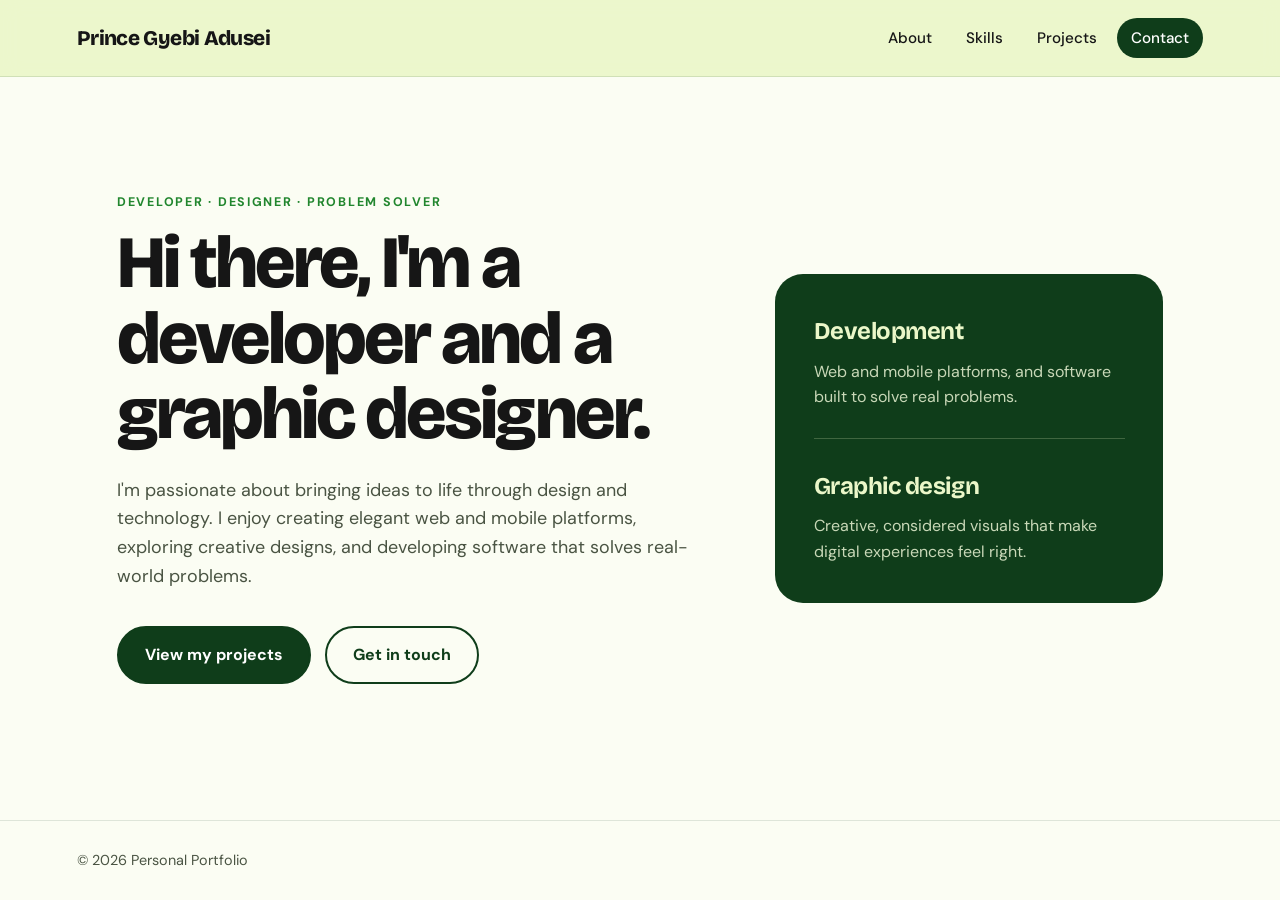
<file: index.html>
<!DOCTYPE html>
<html lang="en">
<head>
    <meta charset="UTF-8">
    <meta name="viewport" content="width=device-width, initial-scale=1.0">
    <meta name="description" content="Portfolio of Prince Gyebi Adusei, a Computer Science graduate, developer, and graphic designer.">
    <title>Prince Gyebi Adusei | Developer &amp; Graphic Designer</title>

    <link rel="preconnect" href="https://fonts.googleapis.com">
    <link rel="preconnect" href="https://fonts.gstatic.com" crossorigin>
    <link href="https://fonts.googleapis.com/css2?family=Bricolage+Grotesque:opsz,wght@12..96,500;12..96,700;12..96,800&family=DM+Sans:wght@400;500;700&display=swap" rel="stylesheet">
    <link rel="stylesheet" href="styles.css">
</head>
<body>
    <header class="site-header">
        <a class="brand" href="index.html">Prince Gyebi Adusei</a>
        <nav aria-label="Main navigation">
            <ul>
                <li><a href="About.html">About</a></li>
                <li><a href="Skills.html">Skills</a></li>
                <li><a href="Project.html">Projects</a></li>
                <li><a class="nav-cta" href="Contact.html">Contact</a></li>
            </ul>
        </nav>
    </header>

    <main>
        <section class="hero">
            <div class="hero-copy">
                <p class="eyebrow">Developer · Designer · Problem solver</p>
                <h1>Hi there, I'm a developer and a graphic designer.</h1>
                <p class="lead">
                    I'm passionate about bringing ideas to life through design and technology.
                    I enjoy creating elegant web and mobile platforms, exploring creative designs,
                    and developing software that solves real-world problems.
                </p>
                <div class="actions">
                    <a class="btn btn-primary" href="Project.html">View my projects</a>
                    <a class="btn btn-ghost" href="Contact.html">Get in touch</a>
                </div>
            </div>

            <aside class="hero-panel" aria-label="What I do">
                <div class="panel-item">
                    <h2>Development</h2>
                    <p>Web and mobile platforms, and software built to solve real problems.</p>
                </div>
                <div class="panel-item">
                    <h2>Graphic design</h2>
                    <p>Creative, considered visuals that make digital experiences feel right.</p>
                </div>
            </aside>
        </section>
    </main>

    <footer class="site-footer">
        <p>&copy; 2026 Personal Portfolio</p>
    </footer>
</body>
</html>
</file>
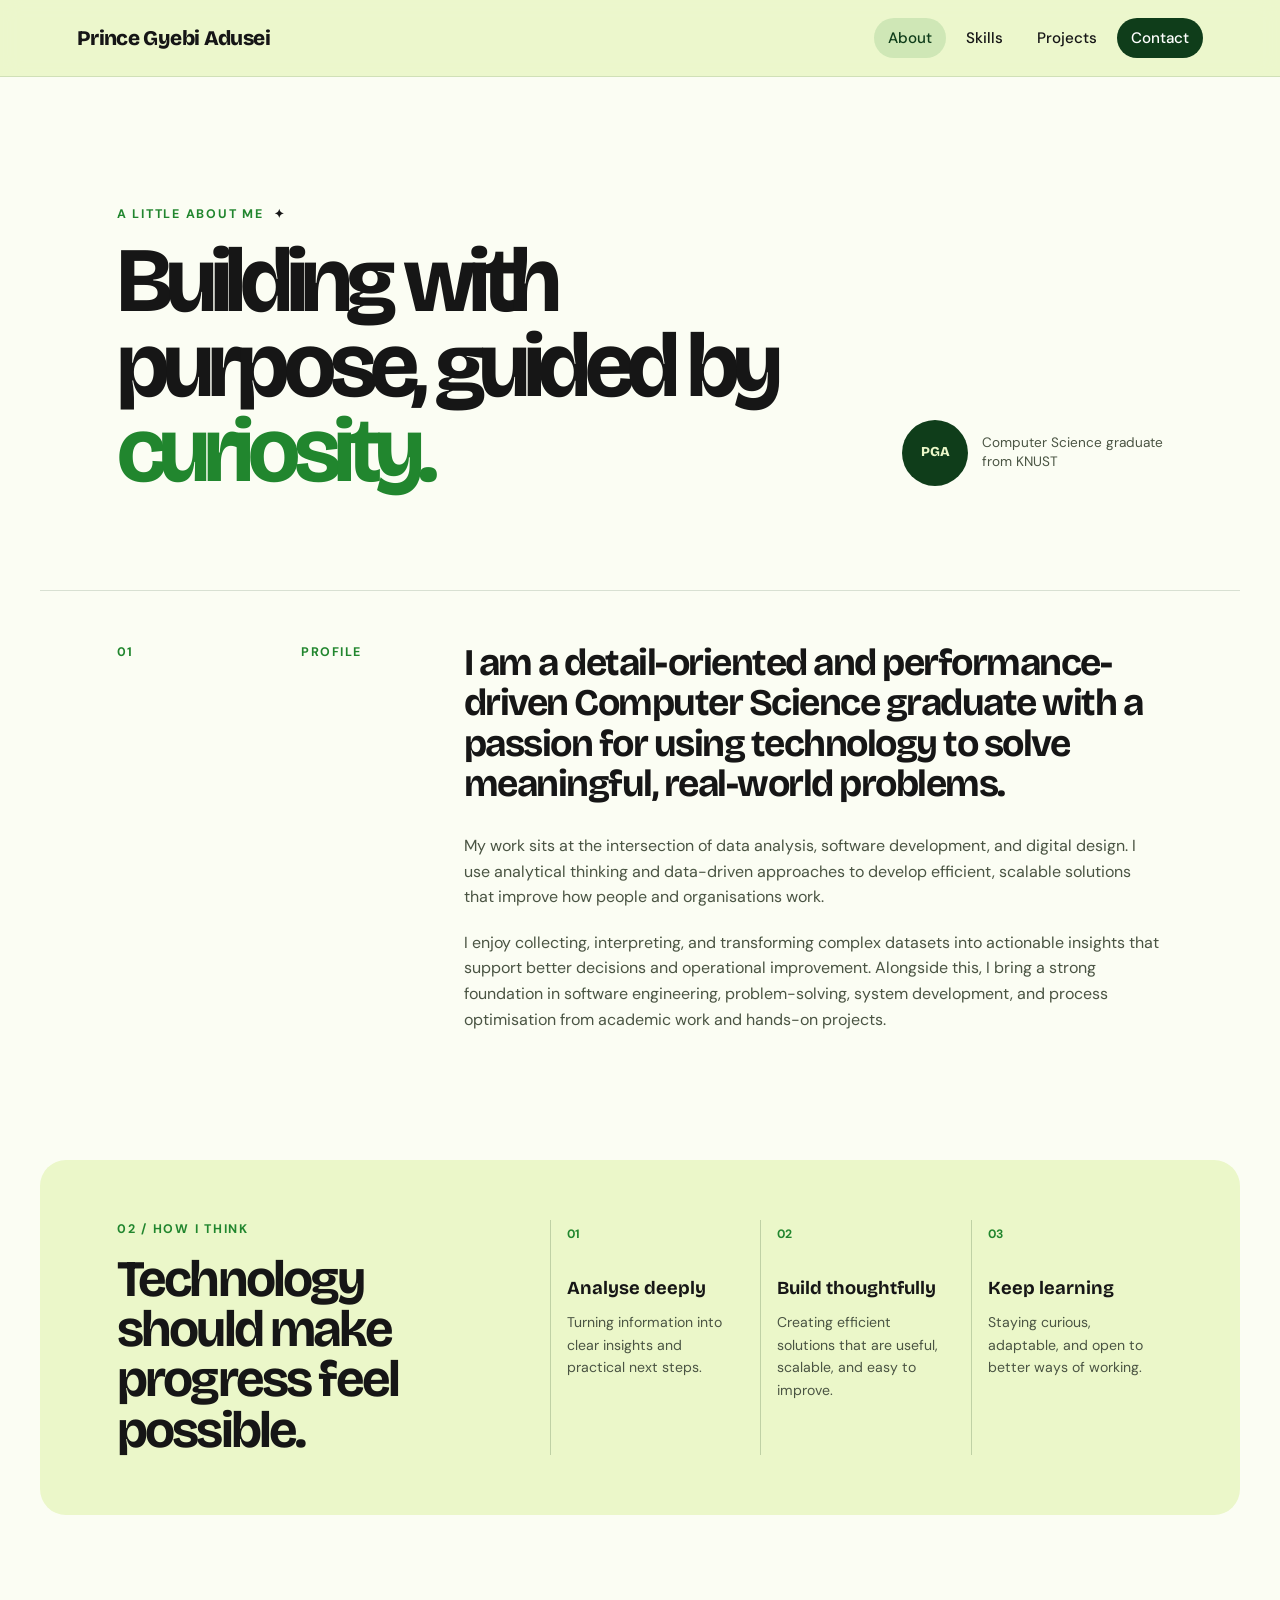
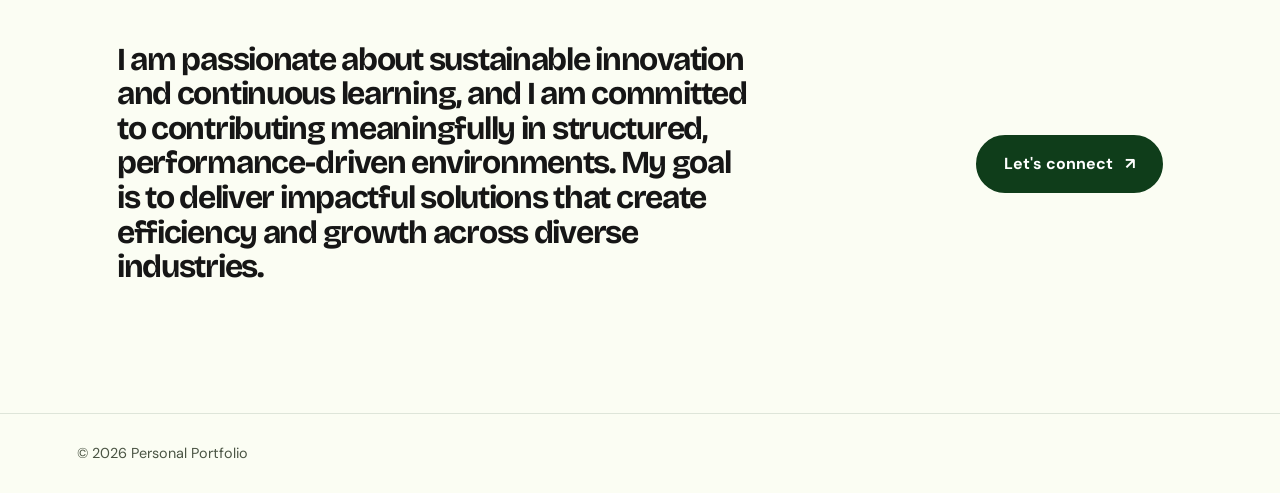
<file: About.html>
<!DOCTYPE html>
<html lang="en">
<head>
    <meta charset="UTF-8">
    <meta name="viewport" content="width=device-width, initial-scale=1.0">
    <meta name="description" content="About Prince Gyebi Adusei, a Computer Science graduate from KNUST focused on data, software, and digital design.">
    <title>About | Prince Gyebi Adusei</title>

    <link rel="preconnect" href="https://fonts.googleapis.com">
    <link rel="preconnect" href="https://fonts.gstatic.com" crossorigin>
    <link href="https://fonts.googleapis.com/css2?family=Bricolage+Grotesque:opsz,wght@12..96,500;12..96,700;12..96,800&family=DM+Sans:wght@400;500;700&display=swap" rel="stylesheet">
    <link rel="stylesheet" href="styles.css">
</head>
<body>
    <header class="site-header">
        <a class="brand" href="CV.html">Prince Gyebi Adusei</a>
        <nav aria-label="Main navigation">
            <ul>
                <li><a class="nav-current" href="About.html" aria-current="page">About</a></li>
                <li><a href="Skills.html">Skills</a></li>
                <li><a href="Project.html">Projects</a></li>
                <li><a class="nav-cta" href="Contact.html">Contact</a></li>
            </ul>
        </nav>
    </header>

    <main>
        <section class="about-hero" aria-labelledby="about-heading">
            <div class="about-hero-intro">
                <p class="eyebrow">A little about me <span aria-hidden="true">✦</span></p>
                <h1>Building with purpose, guided by <em>curiosity.</em></h1>
            </div>
            <div class="about-hero-aside">
                <span class="about-initials" aria-hidden="true">PGA</span>
                <p>Computer Science graduate<br>from KNUST</p>
            </div>
        </section>

        <section class="about-content" aria-label="Professional profile">
            <div class="about-label">
                <span>01</span>
                <span>Profile</span>
            </div>
            <div class="about-copy">
                <p class="about-lead">
                    I am a detail-oriented and performance-driven Computer Science graduate
                    with a passion for using technology to solve meaningful, real-world problems.
                </p>
                <p>
                    My work sits at the intersection of data analysis, software development,
                    and digital design. I use analytical thinking and data-driven approaches
                    to develop efficient, scalable solutions that improve how people and
                    organisations work.
                </p>
                <p>
                    I enjoy collecting, interpreting, and transforming complex datasets into
                    actionable insights that support better decisions and operational improvement.
                    Alongside this, I bring a strong foundation in software engineering,
                    problem-solving, system development, and process optimisation from academic
                    work and hands-on projects.
                </p>
            </div>
        </section>

        <section class="about-focus" aria-labelledby="focus-heading">
            <div>
                <p class="eyebrow">02 / How I think</p>
                <h2 id="focus-heading">Technology should make progress feel possible.</h2>
            </div>
            <div class="focus-items">
                <article>
                    <span class="focus-number">01</span>
                    <h3>Analyse deeply</h3>
                    <p>Turning information into clear insights and practical next steps.</p>
                </article>
                <article>
                    <span class="focus-number">02</span>
                    <h3>Build thoughtfully</h3>
                    <p>Creating efficient solutions that are useful, scalable, and easy to improve.</p>
                </article>
                <article>
                    <span class="focus-number">03</span>
                    <h3>Keep learning</h3>
                    <p>Staying curious, adaptable, and open to better ways of working.</p>
                </article>
            </div>
        </section>

        <section class="about-outro" aria-label="Professional goals">
            <p>
                I am passionate about sustainable innovation and continuous learning,
                and I am committed to contributing meaningfully in structured,
                performance-driven environments. My goal is to deliver impactful solutions
                that create efficiency and growth across diverse industries.
            </p>
            <a class="btn btn-primary" href="Contact.html">Let's connect <span aria-hidden="true">↗</span></a>
        </section>
    </main>

    <footer class="site-footer">
        <p>&copy; 2026 Personal Portfolio</p>
    </footer>
</body>
</html>
</file>
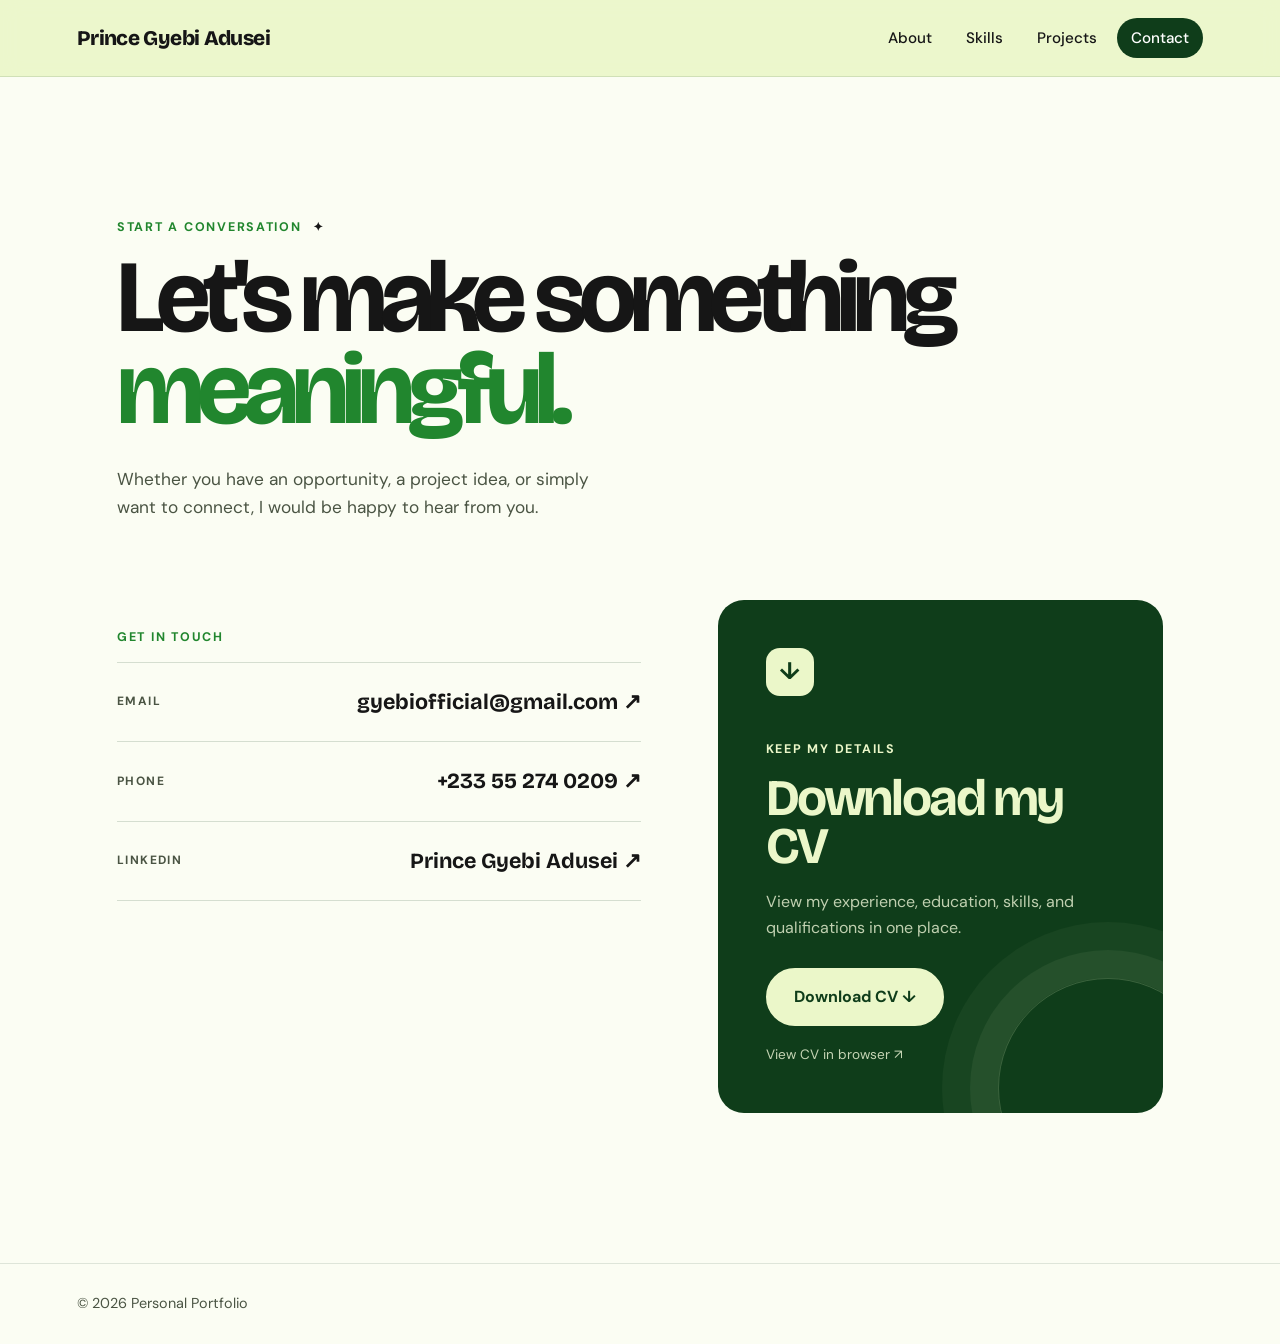
<file: Contact.html>
<!DOCTYPE html>
<html lang="en">
<head>
    <meta charset="UTF-8">
    <meta name="viewport" content="width=device-width, initial-scale=1.0">
    <meta name="description" content="Contact Prince Gyebi Adusei for collaboration, opportunities, and creative projects.">
    <title>Contact | Prince Gyebi Adusei</title>

    <link rel="preconnect" href="https://fonts.googleapis.com">
    <link rel="preconnect" href="https://fonts.gstatic.com" crossorigin>
    <link href="https://fonts.googleapis.com/css2?family=Bricolage+Grotesque:opsz,wght@12..96,500;12..96,700;12..96,800&family=DM+Sans:wght@400;500;700&display=swap" rel="stylesheet">
    <link rel="stylesheet" href="styles.css">
</head>
<body>
    <header class="site-header">
        <a class="brand" href="CV.html">Prince Gyebi Adusei</a>
        <nav aria-label="Main navigation">
            <ul>
                <li><a href="About.html">About</a></li>
                <li><a href="Skills.html">Skills</a></li>
                <li><a href="Project.html">Projects</a></li>
                <li><a class="nav-cta" href="Contact.html" aria-current="page">Contact</a></li>
            </ul>
        </nav>
    </header>

    <main>
        <section class="contact-hero" aria-labelledby="contact-heading">
            <p class="eyebrow">Start a conversation <span aria-hidden="true">✦</span></p>
            <h1 id="contact-heading">Let's make something <em>meaningful.</em></h1>
            <p class="contact-intro">
                Whether you have an opportunity, a project idea, or simply want to connect,
                I would be happy to hear from you.
            </p>
        </section>

        <section class="contact-layout" aria-label="Contact information and CV">
            <div class="contact-details">
                <p class="eyebrow">Get in touch</p>
                <a class="contact-link" href="mailto:gyebiofficial@gmail.com">
                    <span class="contact-label">Email</span>
                    <span>gyebiofficial@gmail.com <span aria-hidden="true">↗</span></span>
                </a>
                <a class="contact-link" href="tel:+233552740209">
                    <span class="contact-label">Phone</span>
                    <span>+233 55 274 0209 <span aria-hidden="true">↗</span></span>
                </a>
                <a class="contact-link" href="https://www.linkedin.com/in/princegyebiadusei" target="_blank" rel="noopener noreferrer">
                    <span class="contact-label">LinkedIn</span>
                    <span>Prince Gyebi Adusei <span aria-hidden="true">↗</span></span>
                </a>
            </div>

            <aside class="cv-download-card" aria-labelledby="cv-heading">
                <div class="cv-icon" aria-hidden="true">↓</div>
                <p class="eyebrow">Keep my details</p>
                <h2 id="cv-heading">Download my CV</h2>
                <p>
                    View my experience, education, skills, and qualifications in one place.
                </p>
                <a class="btn btn-primary" href="ASSETS/PRINCE%20ADUSEI%20CV.pdf" download="Prince-Gyebi-Adusei-CV.pdf">
                    Download CV <span aria-hidden="true">↓</span>
                </a>
                <a class="cv-view-link" href="ASSETS/PRINCE%20ADUSEI%20CV.pdf" target="_blank" rel="noopener noreferrer">
                    View CV in browser <span aria-hidden="true">↗</span>
                </a>
            </aside>
        </section>
    </main>

    <footer class="site-footer">
        <p>&copy; 2026 Personal Portfolio</p>
    </footer>
</body>
</html>
</file>
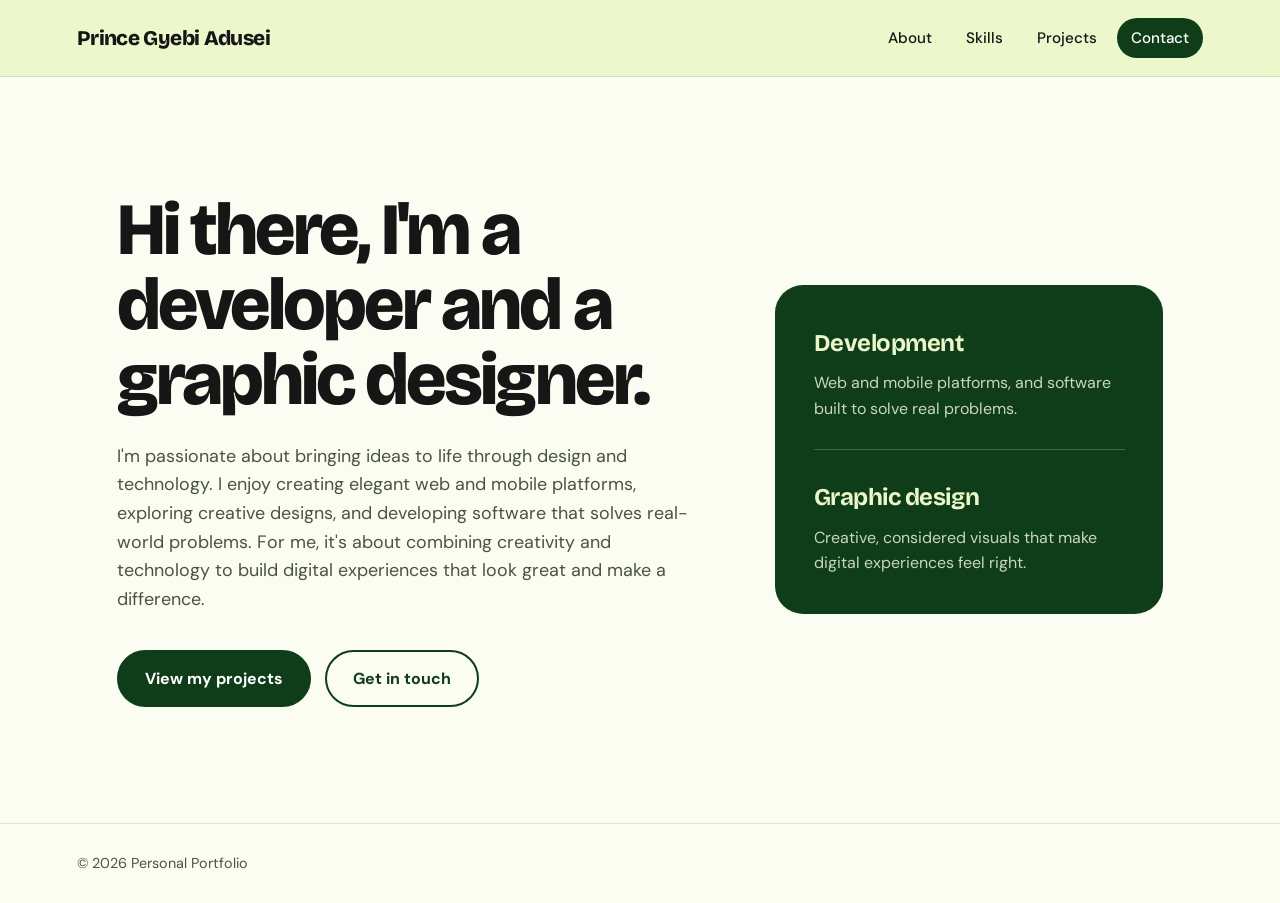
<file: CV.html>
<!DOCTYPE html>
<html lang="en">
<head>
    <meta charset="UTF-8">
    <meta name="viewport" content="width=device-width, initial-scale=1.0">
    <title>Portfolio | Developer &amp; Graphic Designer</title>

    <link rel="preconnect" href="https://fonts.googleapis.com">
    <link rel="preconnect" href="https://fonts.gstatic.com" crossorigin>
    <link href="https://fonts.googleapis.com/css2?family=Bricolage+Grotesque:opsz,wght@12..96,500;12..96,700;12..96,800&family=DM+Sans:wght@400;500;700&display=swap" rel="stylesheet">
    <link rel="stylesheet" href="styles.css">
</head>
<body>
    <header class="site-header">
        <a class="brand" href="CV.html">Prince Gyebi Adusei</a>
        <nav aria-label="Main">
            <ul>
                <li><a href="About.html">About</a></li>
                <li><a href="Skills.html">Skills</a></li>
                <li><a href="Project.html">Projects</a></li>
                <li><a class="nav-cta" href="Contact.html">Contact</a></li>
            </ul>
        </nav>
    </header>

    <main>
        <section class="hero">
            <div class="hero-copy">
                <h1>Hi there, I'm a developer and a graphic designer.</h1>
                <p class="lead">
                    I'm passionate about bringing ideas to life through design and technology.
                    I enjoy creating elegant web and mobile platforms, exploring creative designs,
                    and developing software that solves real-world problems. For me, it's about
                    combining creativity and technology to build digital experiences that look
                    great and make a difference.
                </p>
                <div class="actions">
                    <a class="btn btn-primary" href="Project.html">View my projects</a>
                    <a class="btn btn-ghost" href="Contact.html">Get in touch</a>
                </div>
            </div>

            <aside class="hero-panel" aria-label="What I do">
                <div class="panel-item">
                    <h2>Development</h2>
                    <p>Web and mobile platforms, and software built to solve real problems.</p>
                </div>
                <div class="panel-item">
                    <h2>Graphic design</h2>
                    <p>Creative, considered visuals that make digital experiences feel right.</p>
                </div>
            </aside>
        </section>
    </main>

    <footer class="site-footer">
        <p>&copy; 2026 Personal Portfolio</p>
    </footer>
</body>
</html>
</file>
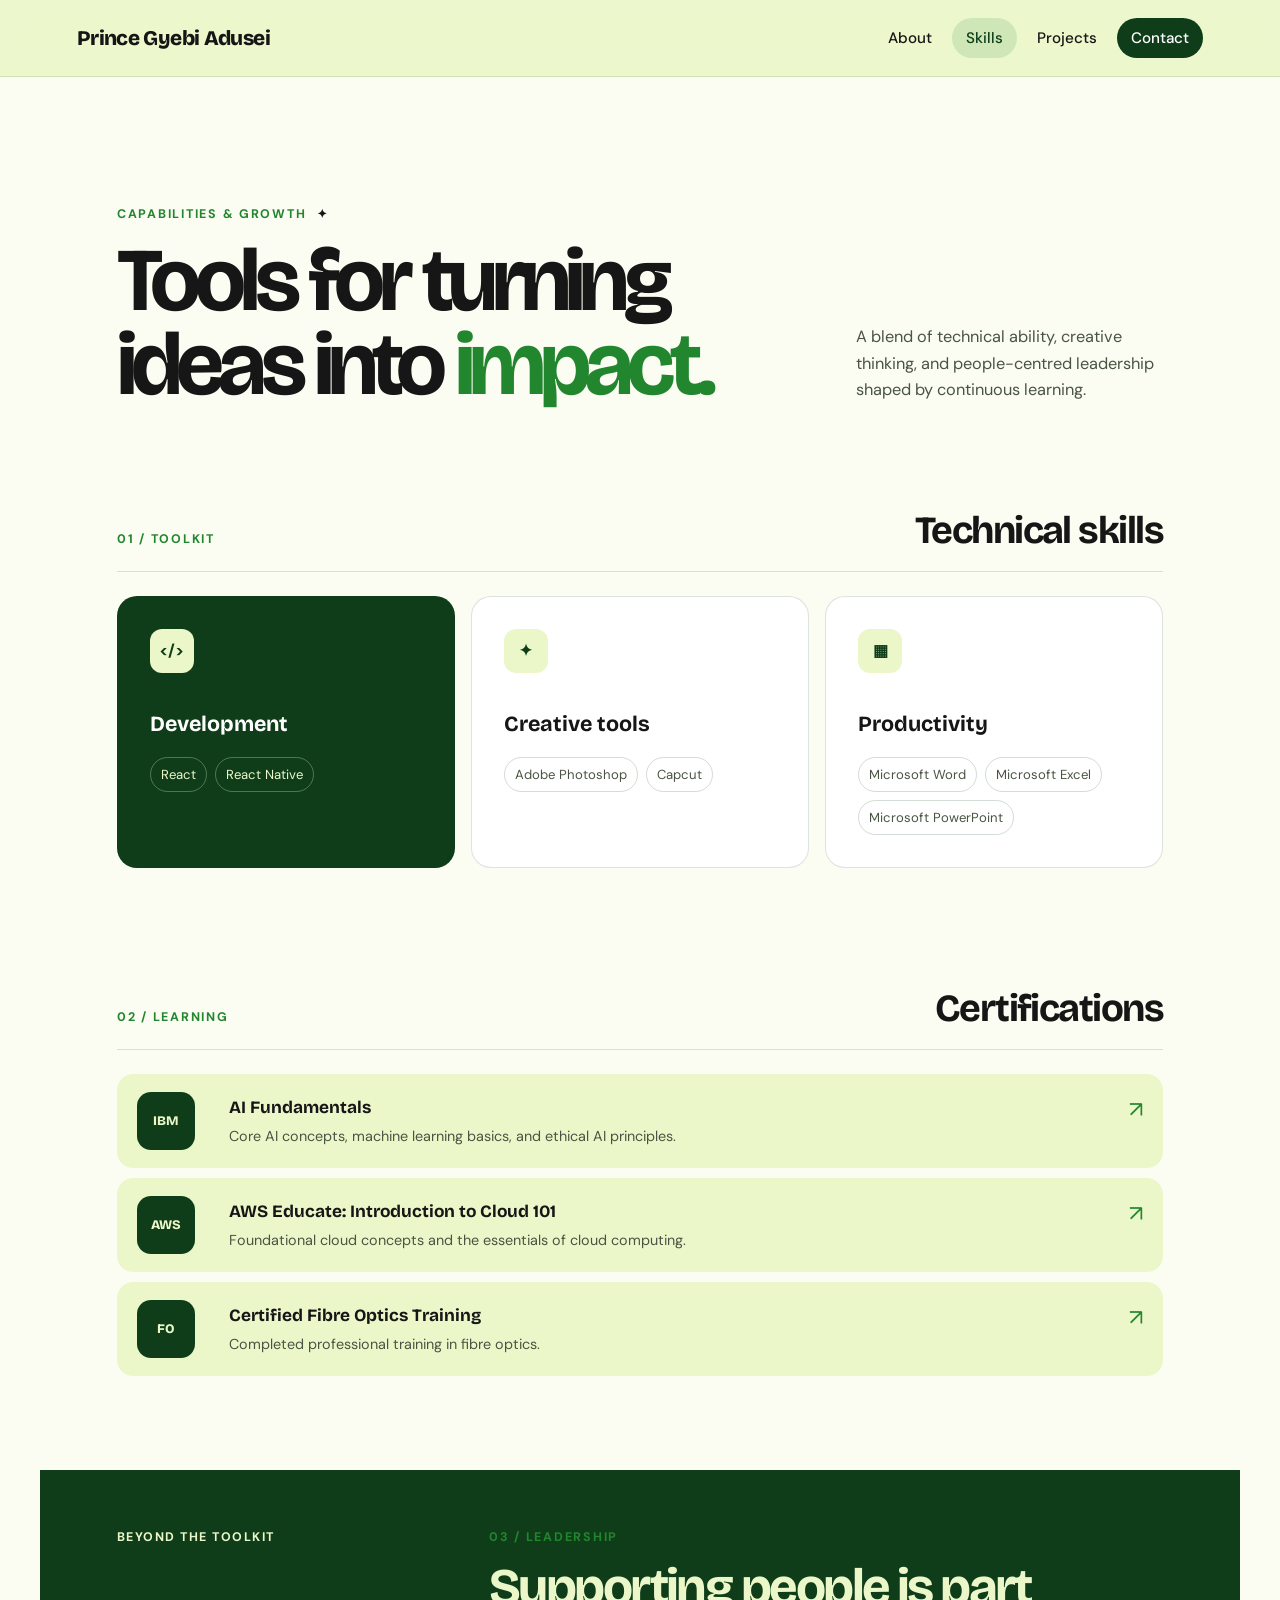
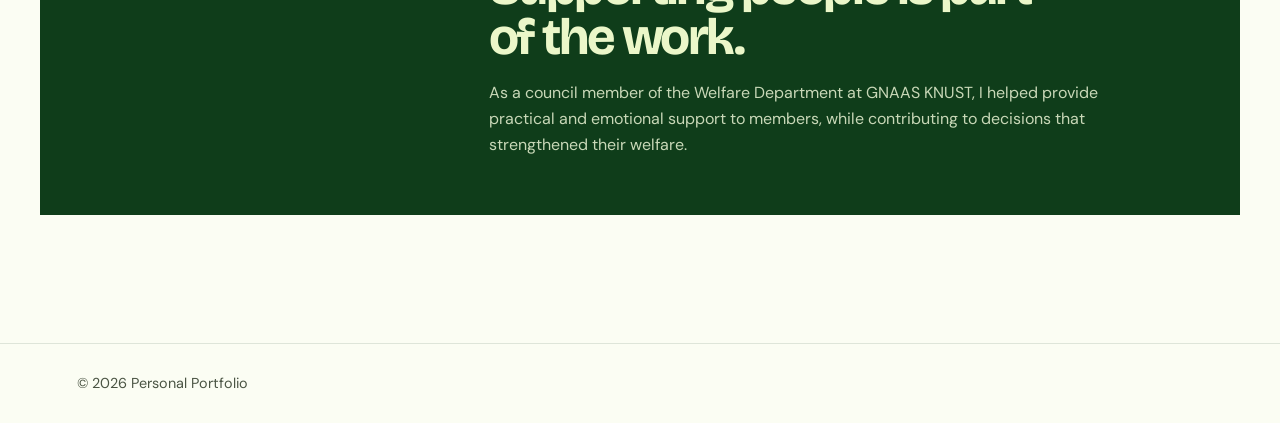
<file: Skills.html>
<!DOCTYPE html>
<html lang="en">
<head>
    <meta charset="UTF-8">
    <meta name="viewport" content="width=device-width, initial-scale=1.0">
    <meta name="description" content="Technical skills, certifications, and leadership experience of Prince Gyebi Adusei.">
    <title>Skills | Prince Gyebi Adusei</title>

    <link rel="preconnect" href="https://fonts.googleapis.com">
    <link rel="preconnect" href="https://fonts.gstatic.com" crossorigin>
    <link href="https://fonts.googleapis.com/css2?family=Bricolage+Grotesque:opsz,wght@12..96,500;12..96,700;12..96,800&family=DM+Sans:wght@400;500;700&display=swap" rel="stylesheet">
    <link rel="stylesheet" href="styles.css">
</head>
<body>
    <header class="site-header">
        <a class="brand" href="CV.html">Prince Gyebi Adusei</a>
        <nav aria-label="Main navigation">
            <ul>
                <li><a href="About.html">About</a></li>
                <li><a class="nav-current" href="Skills.html" aria-current="page">Skills</a></li>
                <li><a href="Project.html">Projects</a></li>
                <li><a class="nav-cta" href="Contact.html">Contact</a></li>
            </ul>
        </nav>
    </header>

    <main>
        <section class="skills-hero" aria-labelledby="skills-heading">
            <div>
                <p class="eyebrow">Capabilities &amp; growth <span aria-hidden="true">✦</span></p>
                <h1 id="skills-heading">Tools for turning ideas into <em>impact.</em></h1>
            </div>
            <p class="skills-hero-note">
                A blend of technical ability, creative thinking, and people-centred
                leadership shaped by continuous learning.
            </p>
        </section>

        <section class="skills-section" aria-labelledby="technical-heading">
            <div class="section-heading">
                <p class="eyebrow">01 / Toolkit</p>
                <h2 id="technical-heading">Technical skills</h2>
            </div>
            <div class="skills-grid">
                <article class="skill-card skill-card-dark">
                    <span class="skill-icon" aria-hidden="true">&lt;/&gt;</span>
                    <h3>Development</h3>
                    <ul class="skill-list">
                        <li>React</li>
                        <li>React Native</li>
                    </ul>
                </article>
                <article class="skill-card">
                    <span class="skill-icon" aria-hidden="true">✦</span>
                    <h3>Creative tools</h3>
                    <ul class="skill-list">
                        <li>Adobe Photoshop</li>
                        <li>Capcut</li>
                    </ul>
                </article>
                <article class="skill-card">
                    <span class="skill-icon" aria-hidden="true">▦</span>
                    <h3>Productivity</h3>
                    <ul class="skill-list">
                        <li>Microsoft Word</li>
                        <li>Microsoft Excel</li>
                        <li>Microsoft PowerPoint</li>
                    </ul>
                </article>
            </div>
        </section>

        <section class="skills-section credentials-section" aria-labelledby="credentials-heading">
            <div class="section-heading">
                <p class="eyebrow">02 / Learning</p>
                <h2 id="credentials-heading">Certifications</h2>
            </div>
            <div class="credential-list">
                <article class="credential">
                    <span class="credential-mark">IBM</span>
                    <div>
                        <h3>AI Fundamentals</h3>
                        <p>Core AI concepts, machine learning basics, and ethical AI principles.</p>
                    </div>
                    <span class="credential-arrow" aria-hidden="true">↗</span>
                </article>
                <article class="credential">
                    <span class="credential-mark">AWS</span>
                    <div>
                        <h3>AWS Educate: Introduction to Cloud 101</h3>
                        <p>Foundational cloud concepts and the essentials of cloud computing.</p>
                    </div>
                    <span class="credential-arrow" aria-hidden="true">↗</span>
                </article>
                <article class="credential">
                    <span class="credential-mark">FO</span>
                    <div>
                        <h3>Certified Fibre Optics Training</h3>
                        <p>Completed professional training in fibre optics.</p>
                    </div>
                    <span class="credential-arrow" aria-hidden="true">↗</span>
                </article>
            </div>
        </section>

        <section class="leadership-card" aria-labelledby="leadership-heading">
            <div class="leadership-label">Beyond the toolkit</div>
            <div>
                <p class="eyebrow">03 / Leadership</p>
                <h2 id="leadership-heading">Supporting people is part of the work.</h2>
                <p>
                    As a council member of the Welfare Department at GNAAS KNUST,
                    I helped provide practical and emotional support to members,
                    while contributing to decisions that strengthened their welfare.
                </p>
            </div>
        </section>
    </main>

    <footer class="site-footer">
        <p>&copy; 2026 Personal Portfolio</p>
    </footer>
</body>
</html>
</file>
<file: styles.css>
/* ---------- Tokens ---------- */
:root {
    --bg: #fbfdf3;
    --lime: #ebf7c9;
    --ink: #161616;
    --muted: #4a5443;
    --green: #21862e;
    --green-deep: #0f3d1a;
    --radius: 14px;

    --font-display: "Bricolage Grotesque", "Segoe UI", Arial, sans-serif;
    --font-body: "DM Sans", "Segoe UI", Arial, sans-serif;
}

/* ---------- Base ---------- */
*,
*::before,
*::after {
    box-sizing: border-box;
}

html {
    scroll-behavior: smooth;
}

body {
    margin: 0;
    min-height: 100vh;
    display: flex;
    flex-direction: column;
    background: var(--bg);
    color: var(--ink);
    font-family: var(--font-body);
    line-height: 1.6;
    -webkit-font-smoothing: antialiased;
}

a {
    color: inherit;
}

:focus-visible {
    outline: 3px solid var(--green);
    outline-offset: 3px;
    border-radius: 6px;
}

/* ---------- Header ---------- */
.site-header {
    position: sticky;
    top: 0;
    z-index: 10;
    display: flex;
    align-items: center;
    justify-content: space-between;
    padding: 18px 6%;
    background: rgba(235, 247, 201, 0.92);
    backdrop-filter: blur(10px);
    border-bottom: 1px solid rgba(15, 61, 26, 0.12);
}

.brand {
    font-family: var(--font-display);
    font-size: 1.3rem;
    font-weight: 800;
    letter-spacing: -0.03em;
    text-decoration: none;
}

.site-header nav ul {
    display: flex;
    align-items: center;
    gap: 6px;
    margin: 0;
    padding: 0;
    list-style: none;
}

.site-header nav a {
    display: inline-block;
    padding: 8px 14px;
    border-radius: 999px;
    font-size: 0.95rem;
    font-weight: 500;
    text-decoration: none;
    transition: background-color 0.2s ease, color 0.2s ease;
}

.site-header nav a:hover {
    background: rgba(33, 134, 46, 0.14);
    color: var(--green-deep);
}

.site-header nav .nav-cta {
    background: var(--green-deep);
    color: #fff;
}

.site-header nav .nav-cta:hover {
    background: var(--green);
    color: #fff;
}

/* ---------- Hero ---------- */
main {
    flex: 1;
}

.hero {
    display: grid;
    grid-template-columns: minmax(0, 1.5fr) minmax(0, 1fr);
    gap: clamp(32px, 6vw, 84px);
    align-items: center;
    max-width: 1200px;
    margin: 0 auto;
    padding: clamp(48px, 9vw, 120px) 6%;
}

.hero h1 {
    margin: 0 0 24px;
    font-family: var(--font-display);
    font-size: clamp(2.4rem, 6vw, 4.6rem);
    font-weight: 800;
    line-height: 1.02;
    letter-spacing: -0.04em;
    text-wrap: balance;
}

.lead {
    max-width: 62ch;
    margin: 0 0 36px;
    color: var(--muted);
    font-size: clamp(1.02rem, 1.4vw, 1.18rem);
}

/* ---------- Buttons ---------- */
.actions {
    display: flex;
    flex-wrap: wrap;
    gap: 14px;
}

.btn {
    display: inline-block;
    padding: 14px 26px;
    border: 2px solid var(--green-deep);
    border-radius: 999px;
    font-weight: 700;
    text-decoration: none;
    transition: background-color 0.2s ease, color 0.2s ease, transform 0.2s ease;
}

.btn-primary {
    background: var(--green-deep);
    color: #fff;
}

.btn-primary:hover {
    background: var(--green);
    border-color: var(--green);
}

.btn-ghost {
    background: transparent;
    color: var(--green-deep);
}

.btn-ghost:hover {
    background: var(--lime);
}

.btn:active {
    transform: translateY(1px);
}

/* ---------- Side panel ---------- */
.hero-panel {
    background: var(--green-deep);
    color: #f2fadb;
    border-radius: 28px;
    padding: clamp(24px, 3vw, 40px);
}

.panel-item + .panel-item {
    margin-top: 28px;
    padding-top: 28px;
    border-top: 1px solid rgba(235, 247, 201, 0.22);
}

.panel-item h2 {
    margin: 0 0 8px;
    color: var(--lime);
    font-family: var(--font-display);
    font-size: 1.5rem;
    font-weight: 700;
    letter-spacing: -0.02em;
}

.panel-item p {
    margin: 0;
    color: rgba(242, 250, 219, 0.82);
}

/* ---------- Footer ---------- */
.site-footer {
    padding: 28px 6%;
    border-top: 1px solid rgba(15, 61, 26, 0.12);
    color: var(--muted);
    font-size: 0.9rem;
}

.site-footer p {
    margin: 0;
}

/* ---------- One page-load reveal ---------- */
@keyframes rise {
    from {
        opacity: 0;
        transform: translateY(18px);
    }
    to {
        opacity: 1;
        transform: none;
    }
}

.hero-copy,
.hero-panel {
    animation: rise 0.7s cubic-bezier(0.2, 0.7, 0.2, 1) both;
}

.hero-panel {
    animation-delay: 0.15s;
}

/* ---------- Responsive ---------- */
@media (max-width: 860px) {
    .hero {
        grid-template-columns: 1fr;
    }
}

@media (max-width: 650px) {
    .site-header {
        flex-direction: column;
        align-items: flex-start;
        gap: 12px;
    }

    .site-header nav ul {
        flex-wrap: wrap;
        margin-left: -14px;
    }
}

@media (prefers-reduced-motion: reduce) {
    html {
        scroll-behavior: auto;
    }

    .hero-copy,
    .hero-panel {
        animation: none;
    }

    .btn,
    .site-header nav a {
        transition: none;
    }
}

/* ---------- Projects gallery ---------- */
.nav-current {
    background: rgba(33, 134, 46, 0.14);
    color: var(--green-deep);
}

.projects-hero {
    max-width: 1200px;
    margin: 0 auto;
    padding: clamp(64px, 10vw, 132px) 6% clamp(42px, 6vw, 74px);
}

.eyebrow {
    margin: 0 0 14px;
    color: var(--green);
    font-size: 0.78rem;
    font-weight: 700;
    letter-spacing: 0.14em;
    text-transform: uppercase;
}

.eyebrow span {
    display: inline-block;
    margin-left: 6px;
    color: var(--ink);
}

.projects-hero h1 {
    max-width: 720px;
    margin: 0;
    font-family: var(--font-display);
    font-size: clamp(3.5rem, 9vw, 7.5rem);
    line-height: 0.92;
    letter-spacing: -0.065em;
}

.projects-hero h1 em {
    color: var(--green);
    font-style: normal;
}

.projects-intro {
    max-width: 520px;
    margin: 30px 0 0;
    color: var(--muted);
    font-size: 1.08rem;
}

.project-gallery {
    display: grid;
    grid-template-columns: repeat(2, minmax(0, 1fr));
    gap: clamp(18px, 3vw, 32px);
    max-width: 1200px;
    margin: 0 auto;
    padding: 0 6% clamp(72px, 10vw, 132px);
}

.project-card {
    min-width: 0;
    animation: rise 0.7s cubic-bezier(0.2, 0.7, 0.2, 1) both;
}

.project-card:nth-child(2) {
    animation-delay: 0.08s;
}

.project-card:nth-child(3) {
    animation-delay: 0.16s;
}

.project-card:nth-child(4) {
    animation-delay: 0.24s;
}

.flyer-card {
    display: block;
    width: 100%;
    padding: 0;
    border: 0;
    background: transparent;
    color: inherit;
    text-align: left;
    cursor: pointer;
}

.card-image {
    position: relative;
    display: block;
    overflow: hidden;
    aspect-ratio: 4 / 3;
    border-radius: 22px;
    background: var(--lime);
}

.card-image img {
    display: block;
    width: 100%;
    height: 100%;
    object-fit: cover;
    transition: transform 0.5s cubic-bezier(0.2, 0.7, 0.2, 1);
}

.flyer-card:hover .card-image img,
.flyer-card:focus-visible .card-image img {
    transform: scale(1.045);
}

.view-project {
    position: absolute;
    right: 16px;
    bottom: 16px;
    padding: 9px 13px;
    border-radius: 999px;
    background: var(--green-deep);
    color: #fff;
    font-size: 0.8rem;
    font-weight: 700;
    opacity: 0;
    transform: translateY(8px);
    transition: opacity 0.25s ease, transform 0.25s ease;
}

.flyer-card:hover .view-project,
.flyer-card:focus-visible .view-project {
    opacity: 1;
    transform: none;
}

.card-content {
    display: grid;
    grid-template-columns: auto 1fr;
    column-gap: 12px;
    padding: 17px 2px 0;
}

.card-number {
    grid-row: span 2;
    color: var(--green);
    font-size: 0.75rem;
    font-weight: 700;
    letter-spacing: 0.08em;
}

.flyer-title {
    display: block;
    font-family: var(--font-display);
    font-size: clamp(1.25rem, 2vw, 1.6rem);
    font-weight: 700;
    line-height: 1.1;
}

.card-meta {
    display: block;
    margin-top: 5px;
    color: var(--muted);
    font-size: 0.86rem;
}

.project-dialog {
    width: min(900px, calc(100% - 32px));
    padding: 0;
    overflow: hidden;
    border: 0;
    border-radius: 24px;
    background: var(--bg);
    color: var(--ink);
    box-shadow: 0 24px 90px rgba(15, 61, 26, 0.3);
}

.project-dialog::backdrop {
    background: rgba(15, 61, 26, 0.75);
    backdrop-filter: blur(5px);
}

.dialog-image-wrap {
    max-height: 68vh;
    background: var(--lime);
}

.dialog-image {
    display: block;
    width: 100%;
    max-height: 68vh;
    object-fit: contain;
}

.dialog-copy {
    padding: 22px 26px 28px;
}

.dialog-copy h2 {
    margin: 0;
    font-family: var(--font-display);
    font-size: clamp(1.7rem, 4vw, 2.4rem);
    line-height: 1;
}

.dialog-description {
    margin: 10px 0 0;
    color: var(--muted);
}

.dialog-close {
    position: absolute;
    top: 14px;
    right: 14px;
    z-index: 1;
    width: 38px;
    height: 38px;
    border: 0;
    border-radius: 50%;
    background: var(--bg);
    color: var(--green-deep);
    font-size: 1.7rem;
    line-height: 1;
    cursor: pointer;
}

@media (max-width: 650px) {
    .project-gallery {
        grid-template-columns: 1fr;
    }

    .card-image {
        aspect-ratio: 5 / 4;
    }

    .view-project {
        opacity: 1;
        transform: none;
    }
}

@media (prefers-reduced-motion: reduce) {
    .project-card,
    .card-image img,
    .view-project {
        animation: none;
        transition: none;
    }
}

/* ---------- Skills page ---------- */
.skills-hero {
    display: grid;
    grid-template-columns: minmax(0, 1.35fr) minmax(220px, 0.65fr);
    gap: clamp(32px, 8vw, 110px);
    align-items: end;
    max-width: 1200px;
    margin: 0 auto;
    padding: clamp(68px, 10vw, 132px) 6% clamp(54px, 8vw, 92px);
}

.skills-hero h1 {
    max-width: 760px;
    margin: 0;
    font-family: var(--font-display);
    font-size: clamp(3.2rem, 7vw, 6.6rem);
    line-height: 0.94;
    letter-spacing: -0.065em;
}

.skills-hero h1 em {
    color: var(--green);
    font-style: normal;
}

.skills-hero-note {
    max-width: 330px;
    margin: 0 0 5px;
    color: var(--muted);
    font-size: 1.02rem;
}

.skills-section {
    max-width: 1200px;
    margin: 0 auto;
    padding: 0 6% clamp(68px, 9vw, 110px);
}

.section-heading {
    display: flex;
    align-items: baseline;
    justify-content: space-between;
    gap: 24px;
    margin-bottom: 24px;
    border-bottom: 1px solid rgba(15, 61, 26, 0.15);
}

.section-heading .eyebrow {
    margin-bottom: 10px;
}

.section-heading h2 {
    margin: 0 0 10px;
    font-family: var(--font-display);
    font-size: clamp(1.8rem, 3vw, 2.6rem);
    letter-spacing: -0.04em;
}

.skills-grid {
    display: grid;
    grid-template-columns: repeat(3, minmax(0, 1fr));
    gap: 16px;
}

.skill-card {
    min-height: 245px;
    padding: clamp(22px, 3vw, 32px);
    border: 1px solid rgba(15, 61, 26, 0.14);
    border-radius: 20px;
    background: #fff;
    transition: transform 0.25s ease, box-shadow 0.25s ease;
}

.skill-card:hover {
    transform: translateY(-5px);
    box-shadow: 0 16px 35px rgba(15, 61, 26, 0.1);
}

.skill-card-dark {
    background: var(--green-deep);
    color: #fff;
}

.skill-icon {
    display: grid;
    place-items: center;
    width: 44px;
    height: 44px;
    margin-bottom: 34px;
    border-radius: 12px;
    background: var(--lime);
    color: var(--green-deep);
    font-weight: 700;
}

.skill-card h3 {
    margin: 0 0 15px;
    font-family: var(--font-display);
    font-size: 1.35rem;
}

.skill-list {
    display: flex;
    flex-wrap: wrap;
    gap: 8px;
    margin: 0;
    padding: 0;
    list-style: none;
}

.skill-list li {
    padding: 6px 10px;
    border: 1px solid rgba(15, 61, 26, 0.18);
    border-radius: 999px;
    color: var(--muted);
    font-size: 0.82rem;
}

.skill-card-dark .skill-list li {
    border-color: rgba(235, 247, 201, 0.3);
    color: var(--lime);
}

.credentials-section {
    padding-bottom: clamp(60px, 8vw, 94px);
}

.credential-list {
    display: grid;
    gap: 10px;
}

.credential {
    display: grid;
    grid-template-columns: 72px 1fr auto;
    gap: 20px;
    align-items: center;
    padding: 18px 20px;
    border-radius: 16px;
    background: var(--lime);
}

.credential-mark {
    display: grid;
    place-items: center;
    width: 58px;
    height: 58px;
    border-radius: 14px;
    background: var(--green-deep);
    color: var(--lime);
    font-family: var(--font-display);
    font-size: 0.82rem;
    font-weight: 800;
}

.credential h3 {
    margin: 0 0 3px;
    font-family: var(--font-display);
    font-size: 1.08rem;
}

.credential p {
    margin: 0;
    color: var(--muted);
    font-size: 0.9rem;
}

.credential-arrow {
    align-self: start;
    color: var(--green);
    font-size: 1.4rem;
}

.leadership-card {
    display: grid;
    grid-template-columns: minmax(140px, 0.4fr) minmax(0, 1fr);
    gap: clamp(28px, 8vw, 120px);
    max-width: 1200px;
    margin: 0 auto clamp(72px, 10vw, 132px);
    padding: clamp(28px, 5vw, 58px) 6%;
    background: var(--green-deep);
    color: #fff;
}

.leadership-label {
    color: var(--lime);
    font-size: 0.78rem;
    font-weight: 700;
    letter-spacing: 0.12em;
    text-transform: uppercase;
}

.leadership-card h2 {
    max-width: 580px;
    margin: 0 0 18px;
    color: var(--lime);
    font-family: var(--font-display);
    font-size: clamp(2rem, 4vw, 3.6rem);
    line-height: 0.98;
    letter-spacing: -0.05em;
}

.leadership-card p:last-child {
    max-width: 620px;
    margin: 0;
    color: rgba(242, 250, 219, 0.82);
}

@media (max-width: 760px) {
    .skills-hero,
    .leadership-card {
        grid-template-columns: 1fr;
    }

    .skills-hero-note {
        margin-top: 4px;
    }

    .skills-grid {
        grid-template-columns: 1fr;
    }

    .skill-card {
        min-height: auto;
    }
}

@media (max-width: 500px) {
    .section-heading {
        display: block;
    }

    .credential {
        grid-template-columns: 54px 1fr;
        gap: 14px;
        padding: 14px;
    }

    .credential-mark {
        width: 48px;
        height: 48px;
    }

    .credential-arrow {
        display: none;
    }
}

@media (prefers-reduced-motion: reduce) {
    .skill-card {
        transition: none;
    }
}

/* ---------- About page ---------- */
.about-hero {
    display: grid;
    grid-template-columns: minmax(0, 1fr) auto;
    gap: 36px;
    align-items: end;
    max-width: 1200px;
    margin: 0 auto;
    padding: clamp(68px, 10vw, 132px) 6% clamp(56px, 8vw, 96px);
}

.about-hero h1 {
    max-width: 820px;
    margin: 0;
    font-family: var(--font-display);
    font-size: clamp(3.2rem, 7.2vw, 7rem);
    line-height: 0.92;
    letter-spacing: -0.07em;
}

.about-hero h1 em {
    color: var(--green);
    font-style: normal;
}

.about-hero-aside {
    display: flex;
    align-items: center;
    gap: 14px;
    padding-bottom: 8px;
    color: var(--muted);
    font-size: 0.85rem;
    line-height: 1.35;
}

.about-hero-aside p {
    margin: 0;
}

.about-initials {
    display: grid;
    place-items: center;
    width: 66px;
    height: 66px;
    border-radius: 50%;
    background: var(--green-deep);
    color: var(--lime);
    font-family: var(--font-display);
    font-size: 0.85rem;
    font-weight: 800;
}

.about-content {
    display: grid;
    grid-template-columns: minmax(120px, 0.35fr) minmax(0, 1fr);
    gap: clamp(32px, 8vw, 120px);
    max-width: 1200px;
    margin: 0 auto;
    padding: clamp(30px, 5vw, 52px) 6% clamp(72px, 10vw, 132px);
    border-top: 1px solid rgba(15, 61, 26, 0.15);
}

.about-label {
    display: flex;
    justify-content: space-between;
    align-items: start;
    color: var(--green);
    font-size: 0.78rem;
    font-weight: 700;
    letter-spacing: 0.12em;
    text-transform: uppercase;
}

.about-copy {
    max-width: 700px;
}

.about-copy p {
    margin: 0 0 20px;
    color: var(--muted);
}

.about-copy p:last-child {
    margin-bottom: 0;
}

.about-copy .about-lead {
    margin-bottom: 28px;
    color: var(--ink);
    font-family: var(--font-display);
    font-size: clamp(1.55rem, 3vw, 2.35rem);
    font-weight: 700;
    line-height: 1.08;
    letter-spacing: -0.04em;
}

.about-focus {
    display: grid;
    grid-template-columns: minmax(220px, 0.7fr) minmax(0, 1.3fr);
    gap: clamp(32px, 8vw, 110px);
    max-width: 1200px;
    margin: 0 auto;
    padding: clamp(34px, 5vw, 60px) 6%;
    border-radius: 26px;
    background: var(--lime);
}

.about-focus h2 {
    max-width: 420px;
    margin: 0;
    font-family: var(--font-display);
    font-size: clamp(2rem, 4vw, 3.4rem);
    line-height: 0.98;
    letter-spacing: -0.055em;
}

.focus-items {
    display: grid;
    grid-template-columns: repeat(3, 1fr);
    gap: 18px;
}

.focus-items article {
    padding-left: 16px;
    border-left: 1px solid rgba(15, 61, 26, 0.2);
}

.focus-number {
    color: var(--green);
    font-size: 0.76rem;
    font-weight: 700;
}

.focus-items h3 {
    margin: 28px 0 8px;
    font-family: var(--font-display);
    font-size: 1.15rem;
}

.focus-items p {
    margin: 0;
    color: var(--muted);
    font-size: 0.88rem;
}

.about-outro {
    display: flex;
    justify-content: space-between;
    align-items: center;
    gap: 32px;
    max-width: 1200px;
    margin: 0 auto;
    padding: clamp(70px, 10vw, 128px) 6%;
}

.about-outro p {
    max-width: 630px;
    margin: 0;
    font-family: var(--font-display);
    font-size: clamp(1.45rem, 2.5vw, 2.15rem);
    font-weight: 700;
    line-height: 1.08;
    letter-spacing: -0.04em;
}

.about-outro .btn span {
    margin-left: 8px;
}

@media (max-width: 800px) {
    .about-hero {
        grid-template-columns: 1fr;
    }

    .about-hero-aside {
        padding-bottom: 0;
    }

    .about-content,
    .about-focus {
        grid-template-columns: 1fr;
    }

    .about-label {
        justify-content: flex-start;
        gap: 28px;
    }

    .about-focus {
        margin: 0 6%;
    }
}

@media (max-width: 600px) {
    .focus-items {
        grid-template-columns: 1fr;
        gap: 24px;
    }

    .focus-items h3 {
        margin-top: 8px;
    }

    .about-outro {
        display: block;
    }

    .about-outro .btn {
        margin-top: 26px;
    }
}

/* ---------- Contact page ---------- */
.contact-hero {
    max-width: 1200px;
    margin: 0 auto;
    padding: clamp(68px, 11vw, 145px) 6% clamp(48px, 7vw, 78px);
}

.contact-hero h1 {
    max-width: 900px;
    margin: 0;
    font-family: var(--font-display);
    font-size: clamp(3.4rem, 8vw, 7.8rem);
    line-height: 0.9;
    letter-spacing: -0.07em;
}

.contact-hero h1 em {
    color: var(--green);
    font-style: normal;
}

.contact-intro {
    max-width: 500px;
    margin: 30px 0 0;
    color: var(--muted);
    font-size: 1.08rem;
}

.contact-layout {
    display: grid;
    grid-template-columns: minmax(0, 1fr) minmax(320px, 0.85fr);
    gap: clamp(24px, 6vw, 84px);
    align-items: stretch;
    max-width: 1200px;
    margin: 0 auto;
    padding: 0 6% clamp(80px, 12vw, 150px);
}

.contact-details {
    padding: 28px 0;
}

.contact-link {
    display: flex;
    justify-content: space-between;
    align-items: center;
    gap: 24px;
    padding: 22px 0;
    border-bottom: 1px solid rgba(15, 61, 26, 0.16);
    color: var(--ink);
    font-family: var(--font-display);
    font-size: clamp(1.05rem, 2vw, 1.35rem);
    font-weight: 700;
    text-decoration: none;
    transition: color 0.2s ease, padding 0.2s ease;
}

.contact-link:first-of-type {
    border-top: 1px solid rgba(15, 61, 26, 0.16);
}

.contact-link:hover {
    padding-left: 8px;
    color: var(--green);
}

.contact-label {
    color: var(--muted);
    font-family: var(--font-body);
    font-size: 0.75rem;
    font-weight: 700;
    letter-spacing: 0.12em;
    text-transform: uppercase;
}

.cv-download-card {
    position: relative;
    overflow: hidden;
    padding: clamp(28px, 5vw, 48px);
    border-radius: 26px;
    background: var(--green-deep);
    color: #fff;
}

.cv-download-card::after {
    position: absolute;
    right: -55px;
    bottom: -85px;
    width: 220px;
    height: 220px;
    border: 1px solid rgba(235, 247, 201, 0.2);
    border-radius: 50%;
    box-shadow: 0 0 0 28px rgba(235, 247, 201, 0.06), 0 0 0 56px rgba(235, 247, 201, 0.04);
    content: "";
}

.cv-download-card .eyebrow {
    position: relative;
    z-index: 1;
    color: var(--lime);
}

.cv-icon {
    position: relative;
    z-index: 1;
    display: grid;
    place-items: center;
    width: 48px;
    height: 48px;
    margin-bottom: 44px;
    border-radius: 14px;
    background: var(--lime);
    color: var(--green-deep);
    font-size: 1.5rem;
    font-weight: 700;
}

.cv-download-card h2 {
    position: relative;
    z-index: 1;
    margin: 0;
    color: var(--lime);
    font-family: var(--font-display);
    font-size: clamp(2rem, 4vw, 3.25rem);
    line-height: 0.95;
    letter-spacing: -0.05em;
}

.cv-download-card p:not(.eyebrow) {
    position: relative;
    z-index: 1;
    max-width: 330px;
    margin: 18px 0 28px;
    color: rgba(242, 250, 219, 0.78);
}

.cv-download-card .btn {
    position: relative;
    z-index: 1;
    border-color: var(--lime);
    background: var(--lime);
    color: var(--green-deep);
}

.cv-download-card .btn:hover {
    border-color: #fff;
    background: #fff;
}

.cv-view-link {
    position: relative;
    z-index: 1;
    display: block;
    width: fit-content;
    margin-top: 18px;
    color: rgba(242, 250, 219, 0.8);
    font-size: 0.85rem;
    text-decoration: none;
}

.cv-view-link:hover {
    color: var(--lime);
}

@media (max-width: 760px) {
    .contact-layout {
        grid-template-columns: 1fr;
    }

    .contact-details {
        padding-top: 0;
    }
}

@media (max-width: 500px) {
    .contact-link {
        display: block;
    }

    .contact-link > span:last-child {
        display: block;
        margin-top: 8px;
    }
}
</file>
